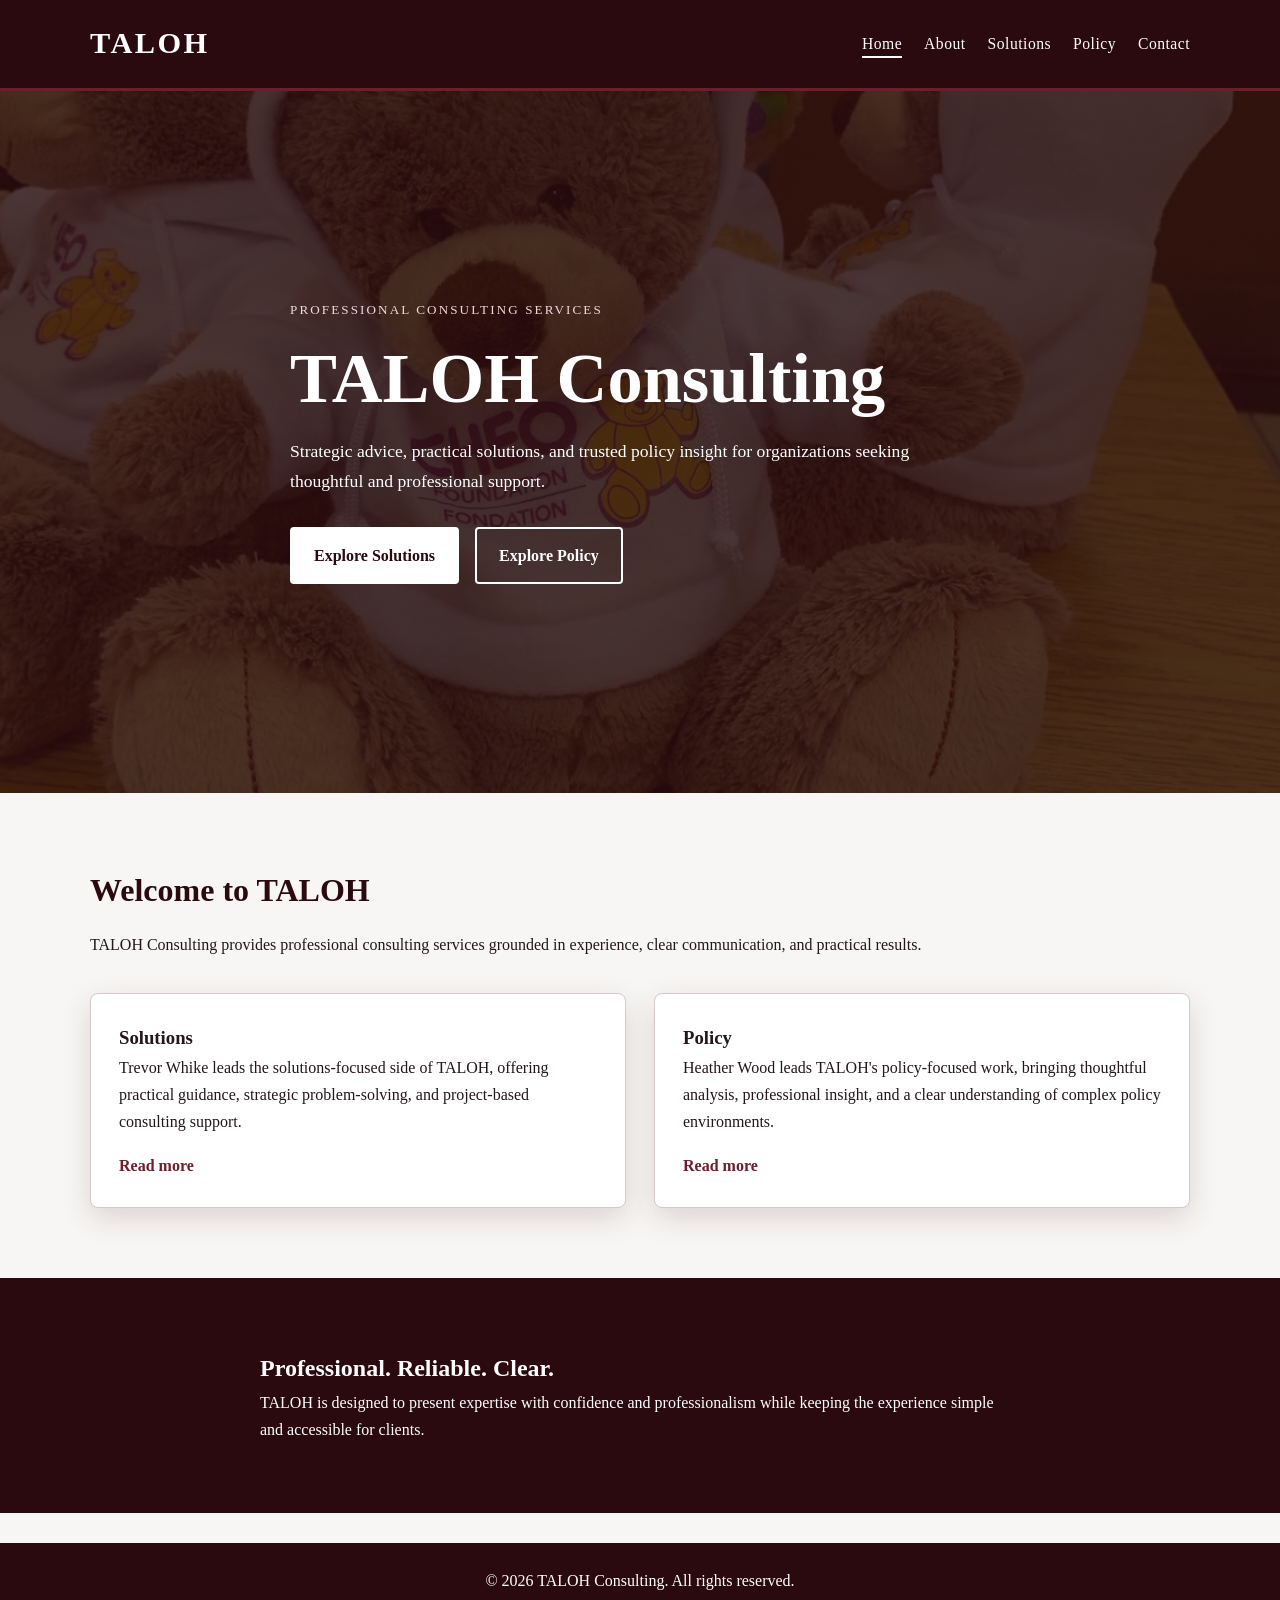
<file: index.html>
<!DOCTYPE html>
<html lang="en">
<head>
  <meta charset="UTF-8">
  <meta name="viewport" content="width=device-width, initial-scale=1.0">
  <title>TALOH Consulting</title>
  <link rel="stylesheet" href="style.css">
</head>
<body>
  <header class="site-header">
    <nav class="navbar">
      <div class="logo">TALOH</div>
      <ul class="nav-links">
        <li><a href="index.html" class="active">Home</a></li>
        <li><a href="about.html">About</a></li>
        <li><a href="solutions.html">Solutions</a></li>
        <li><a href="policy.html">Policy</a></li>
        <li><a href="contact.html">Contact</a></li>
      </ul>
    </nav>
  </header>

  <main>
    <section class="hero">
      <div class="hero-content">
        <p class="eyebrow">Professional Consulting Services</p>
        <h1>TALOH Consulting</h1>
        <p class="hero-text">
          Strategic advice, practical solutions, and trusted policy insight for organizations
          seeking thoughtful and professional support.
        </p>
        <div class="hero-buttons">
          <a href="solutions.html" class="btn">Explore Solutions</a>
          <a href="policy.html" class="btn btn-outline">Explore Policy</a>
        </div>
      </div>
    </section>

    <section class="intro section">
      <div class="section-heading">
        <h2>Welcome to TALOH</h2>
        <p>
          TALOH Consulting provides professional consulting services grounded in experience,
          clear communication, and practical results.
        </p>
      </div>

      <div class="card-grid">
        <article class="info-card">
          <h3>Solutions</h3>
          <p>
            Trevor Whike leads the solutions-focused side of TALOH, offering practical guidance,
            strategic problem-solving, and project-based consulting support.
          </p>
          <a href="solutions.html" class="text-link">Read more</a>
        </article>

        <article class="info-card">
          <h3>Policy</h3>
          <p>
            Heather Wood leads TALOH's policy-focused work, bringing thoughtful analysis,
            professional insight, and a clear understanding of complex policy environments.
          </p>
          <a href="policy.html" class="text-link">Read more</a>
        </article>
      </div>
    </section>

    <section class="highlight-band">
      <div class="section narrow">
        <h2>Professional. Reliable. Clear.</h2>
        <p>
          TALOH is designed to present expertise with confidence and professionalism while
          keeping the experience simple and accessible for clients.
        </p>
      </div>
    </section>
  </main>

  <footer class="site-footer">
    <p>&copy; 2026 TALOH Consulting. All rights reserved.</p>
  </footer>

  <script src="script.js"></script>
</body>
</html>
</file>
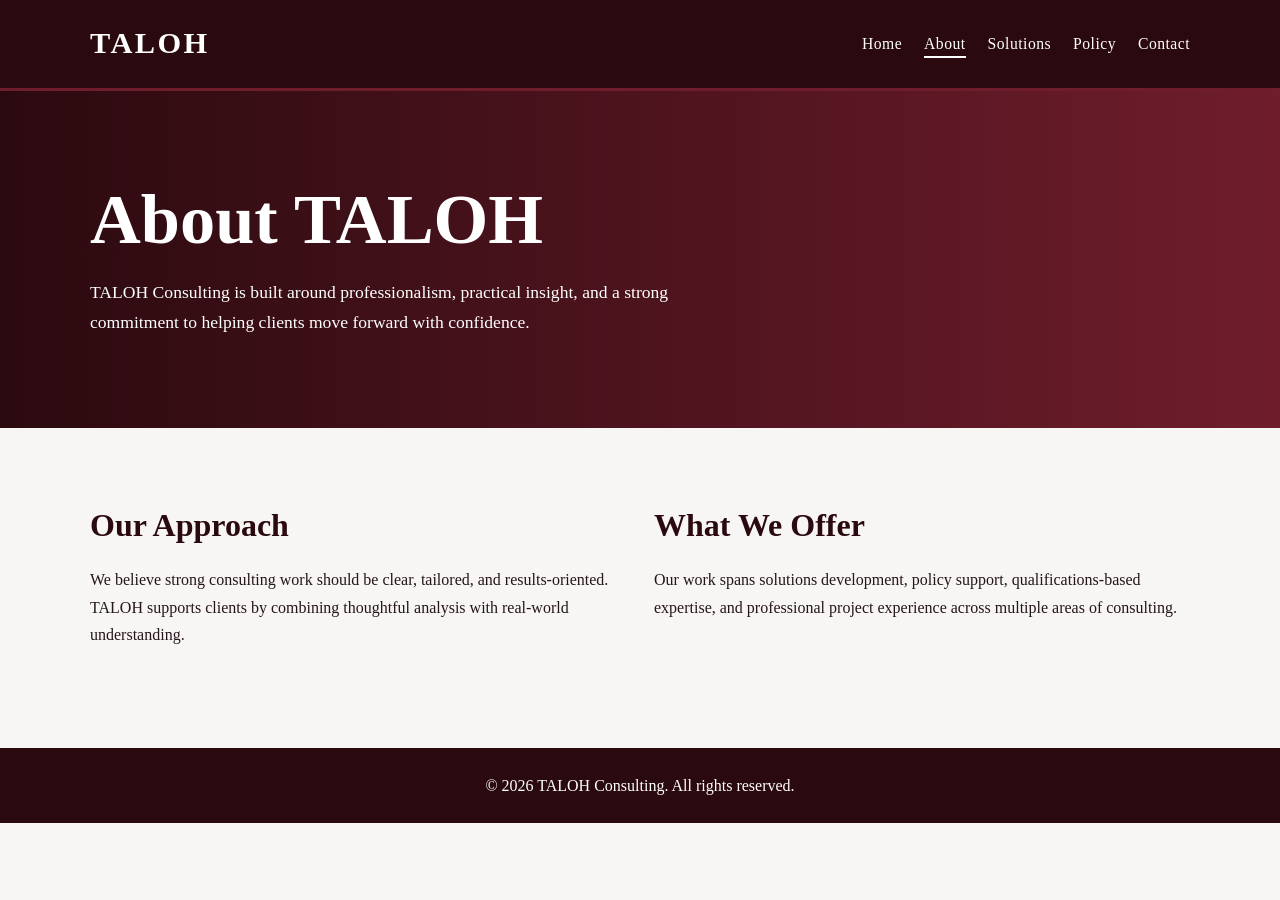
<file: about.html>
<!DOCTYPE html>
<html lang="en">
<head>
  <meta charset="UTF-8">
  <meta name="viewport" content="width=device-width, initial-scale=1.0">
  <title>About | TALOH Consulting</title>
  <link rel="stylesheet" href="style.css">
</head>
<body>
  <header class="site-header">
    <nav class="navbar">
      <div class="logo">TALOH</div>
      <ul class="nav-links">
        <li><a href="index.html">Home</a></li>
        <li><a href="about.html" class="active">About</a></li>
        <li><a href="solutions.html">Solutions</a></li>
        <li><a href="policy.html">Policy</a></li>
        <li><a href="contact.html">Contact</a></li>
      </ul>
    </nav>
  </header>

  <main>
    <section class="page-banner">
      <div class="section">
        <h1>About TALOH</h1>
        <p>
          TALOH Consulting is built around professionalism, practical insight, and a strong
          commitment to helping clients move forward with confidence.
        </p>
      </div>
    </section>

    <section class="section two-column">
      <div>
        <h2>Our Approach</h2>
        <p>
          We believe strong consulting work should be clear, tailored, and results-oriented.
          TALOH supports clients by combining thoughtful analysis with real-world understanding.
        </p>
      </div>

      <div>
        <h2>What We Offer</h2>
        <p>
          Our work spans solutions development, policy support, qualifications-based expertise,
          and professional project experience across multiple areas of consulting.
        </p>
      </div>
    </section>
  </main>

  <footer class="site-footer">
    <p>&copy; 2026 TALOH Consulting. All rights reserved.</p>
  </footer>

  <script src="script.js"></script>
</body>
</html>
</file>
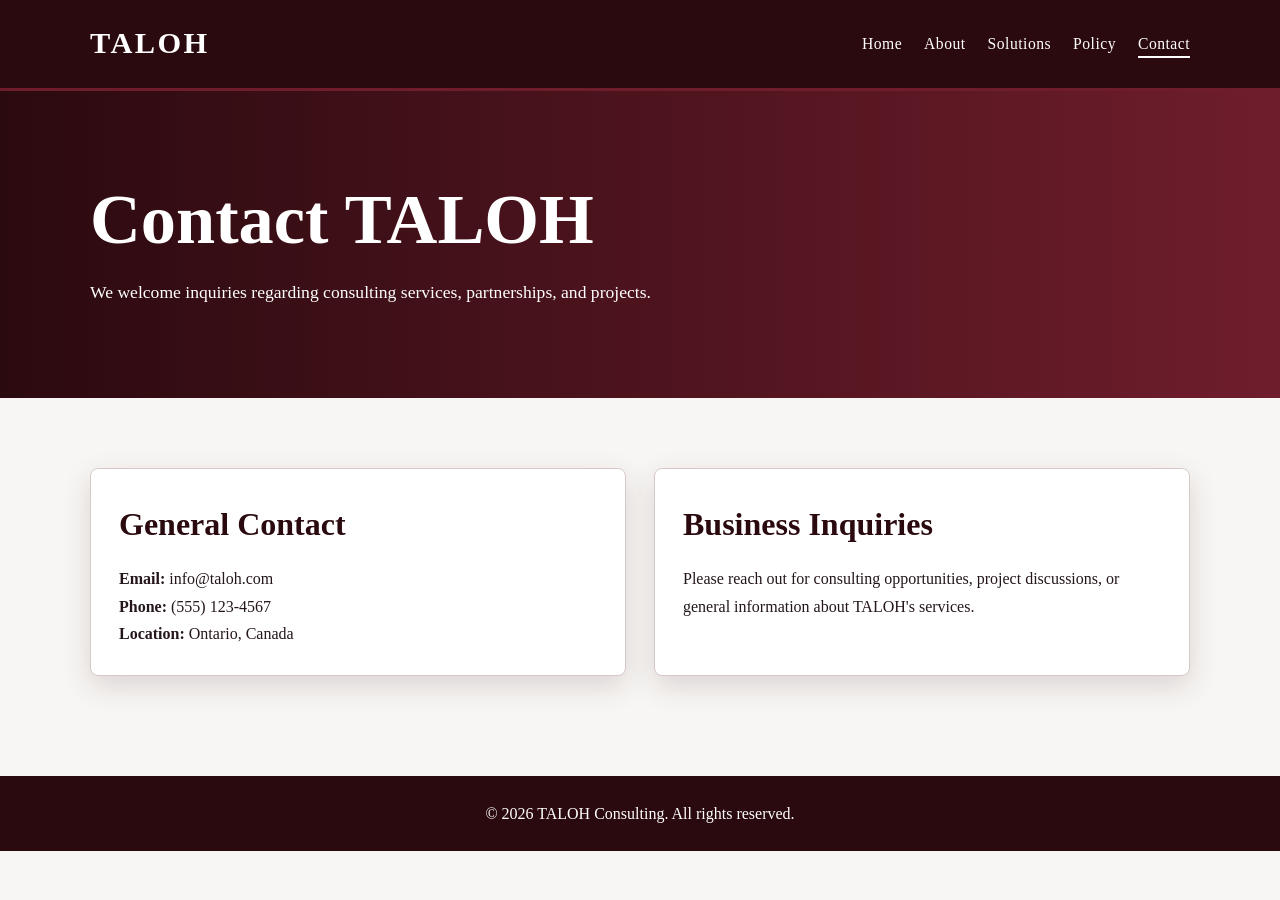
<file: contact.html>
<!DOCTYPE html>
<html lang="en">
<head>
  <meta charset="UTF-8">
  <meta name="viewport" content="width=device-width, initial-scale=1.0">
  <title>Contact | TALOH Consulting</title>
  <link rel="stylesheet" href="style.css">
</head>
<body>
  <header class="site-header">
    <nav class="navbar">
      <div class="logo">TALOH</div>
      <ul class="nav-links">
        <li><a href="index.html">Home</a></li>
        <li><a href="about.html">About</a></li>
        <li><a href="solutions.html">Solutions</a></li>
        <li><a href="policy.html">Policy</a></li>
        <li><a href="contact.html" class="active">Contact</a></li>
      </ul>
    </nav>
  </header>

  <main>
    <section class="page-banner">
      <div class="section">
        <h1>Contact TALOH</h1>
        <p>We welcome inquiries regarding consulting services, partnerships, and projects.</p>
      </div>
    </section>

    <section class="section two-column">
      <div class="contact-box">
        <h2>General Contact</h2>
        <p><strong>Email:</strong> info@taloh.com</p>
        <p><strong>Phone:</strong> (555) 123-4567</p>
        <p><strong>Location:</strong> Ontario, Canada</p>
      </div>

      <div class="contact-box">
        <h2>Business Inquiries</h2>
        <p>
          Please reach out for consulting opportunities, project discussions, or general
          information about TALOH's services.
        </p>
      </div>
    </section>
  </main>

  <footer class="site-footer">
    <p>&copy; 2026 TALOH Consulting. All rights reserved.</p>
  </footer>

  <script src="script.js"></script>
</body>
</html>
</file>
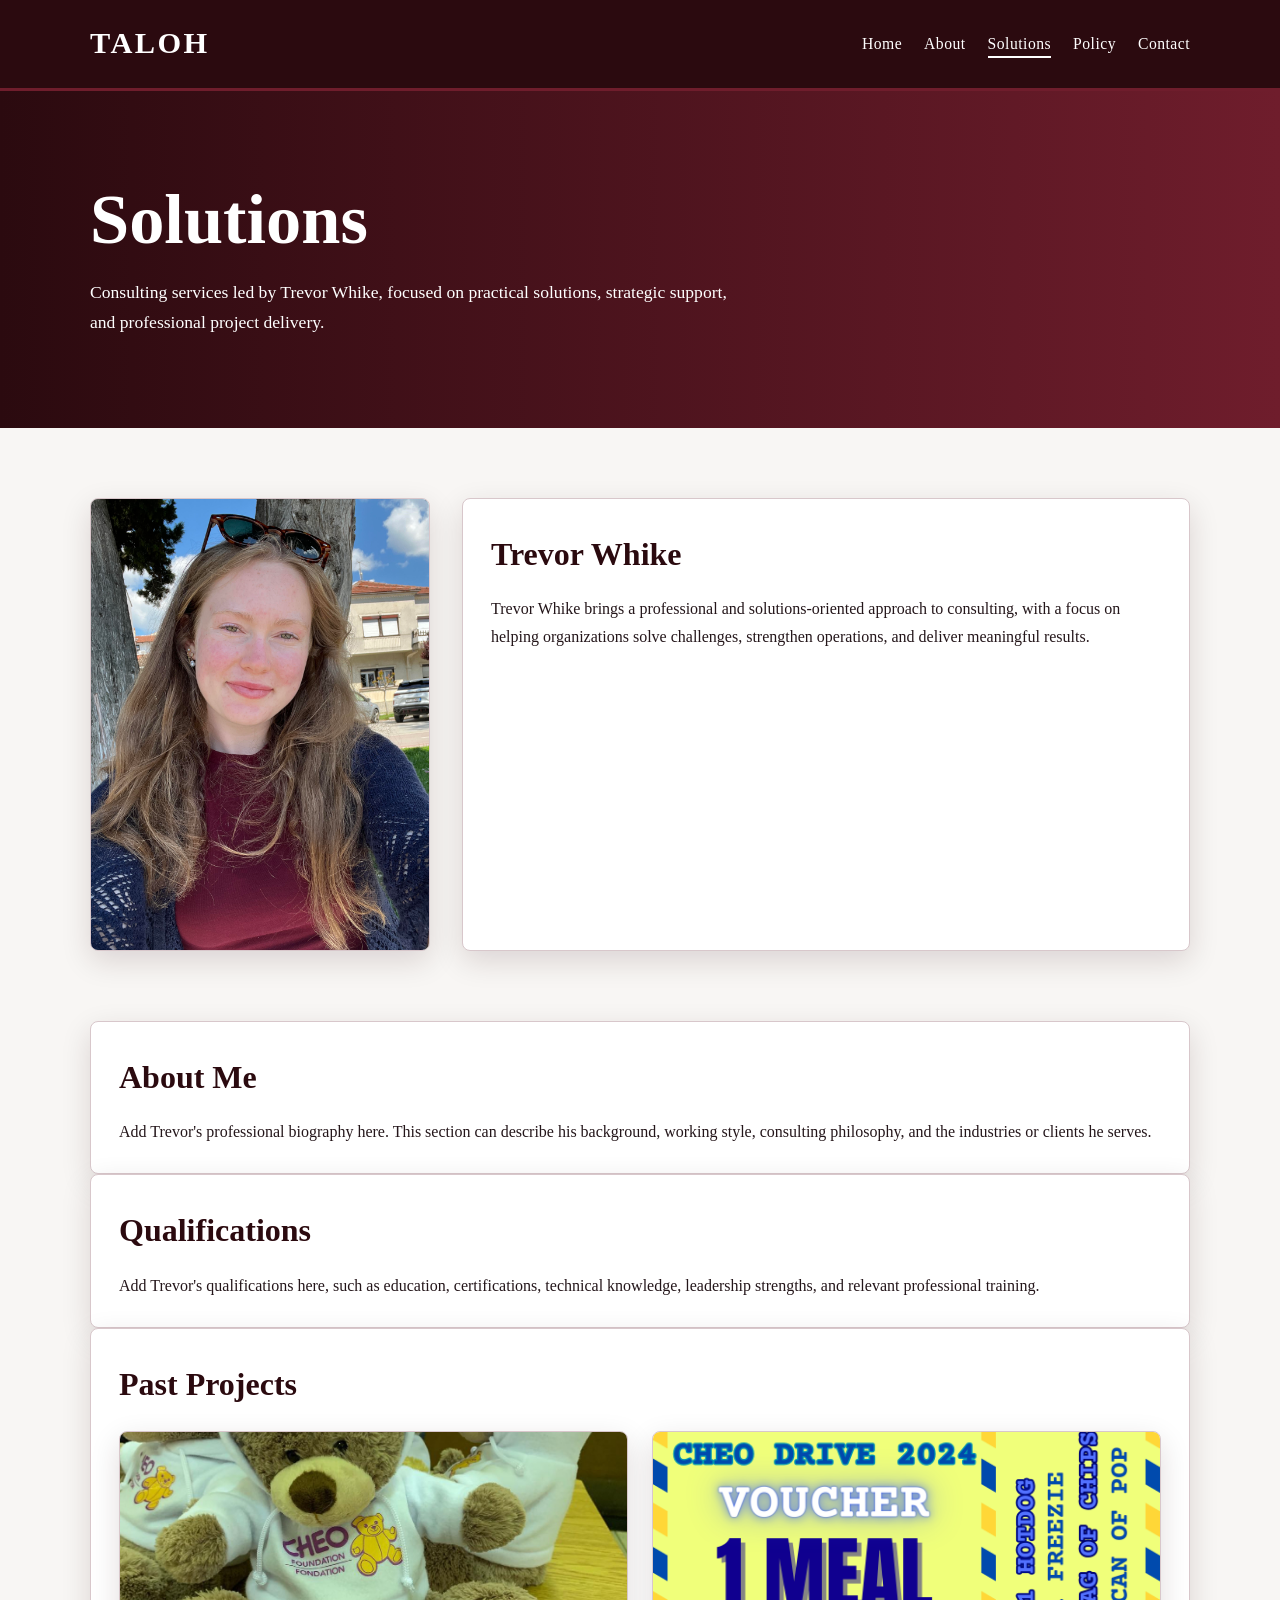
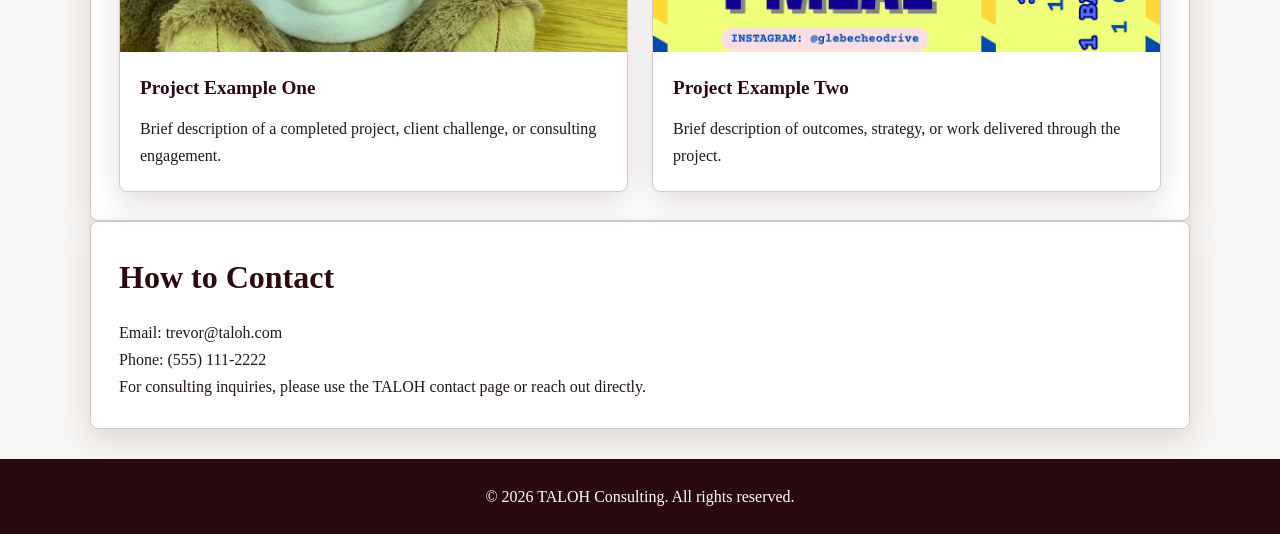
<file: dad.html>
<!DOCTYPE html>
<html lang="en">
<head>
  <meta charset="UTF-8">
  <meta name="viewport" content="width=device-width, initial-scale=1.0">
  <title>Solutions | TALOH Consulting</title>
  <link rel="stylesheet" href="style.css">
</head>
<body>
  <header class="site-header">
    <nav class="navbar">
      <div class="logo">TALOH</div>
      <ul class="nav-links">
        <li><a href="index.html">Home</a></li>
        <li><a href="about.html">About</a></li>
        <li><a href="solutions.html" class="active">Solutions</a></li>
        <li><a href="policy.html">Policy</a></li>
        <li><a href="contact.html">Contact</a></li>
      </ul>
    </nav>
  </header>

  <main>
    <section class="page-banner">
      <div class="section">
        <h1>Solutions</h1>
        <p>
          Consulting services led by Trevor Whike, focused on practical solutions,
          strategic support, and professional project delivery.
        </p>
      </div>
    </section>

    <section class="section profile-intro">
      <div class="profile-image-card">
        <img src="selfie.jpg" alt="Trevor Whike professional profile image">
      </div>

      <div class="profile-summary">
        <h2>Trevor Whike</h2>
        <p>
          Trevor Whike brings a professional and solutions-oriented approach to consulting,
          with a focus on helping organizations solve challenges, strengthen operations,
          and deliver meaningful results.
        </p>
      </div>
    </section>

    <section class="section content-block">
      <h2>About Me</h2>
      <p>
        Add Trevor's professional biography here. This section can describe his background,
        working style, consulting philosophy, and the industries or clients he serves.
      </p>
    </section>

    <section class="section content-block">
      <h2>Qualifications</h2>
      <p>
        Add Trevor's qualifications here, such as education, certifications, technical
        knowledge, leadership strengths, and relevant professional training.
      </p>
    </section>

    <section class="section content-block">
      <h2>Past Projects</h2>
      <div class="project-grid">
        <div class="project-card">
          <img src="project1.png" alt="Trevor Whike project example one">
          <h3>Project Example One</h3>
          <p>Brief description of a completed project, client challenge, or consulting engagement.</p>
        </div>

        <div class="project-card">
          <img src="project2.jpg" alt="Trevor Whike project example two">
          <h3>Project Example Two</h3>
          <p>Brief description of outcomes, strategy, or work delivered through the project.</p>
        </div>
      </div>
    </section>

    <section class="section content-block">
      <h2>How to Contact</h2>
      <p>Email: trevor@taloh.com</p>
      <p>Phone: (555) 111-2222</p>
      <p>For consulting inquiries, please use the TALOH contact page or reach out directly.</p>
    </section>
  </main>

  <footer class="site-footer">
    <p>&copy; 2026 TALOH Consulting. All rights reserved.</p>
  </footer>

  <script src="script.js"></script>
</body>
</html>
</file>
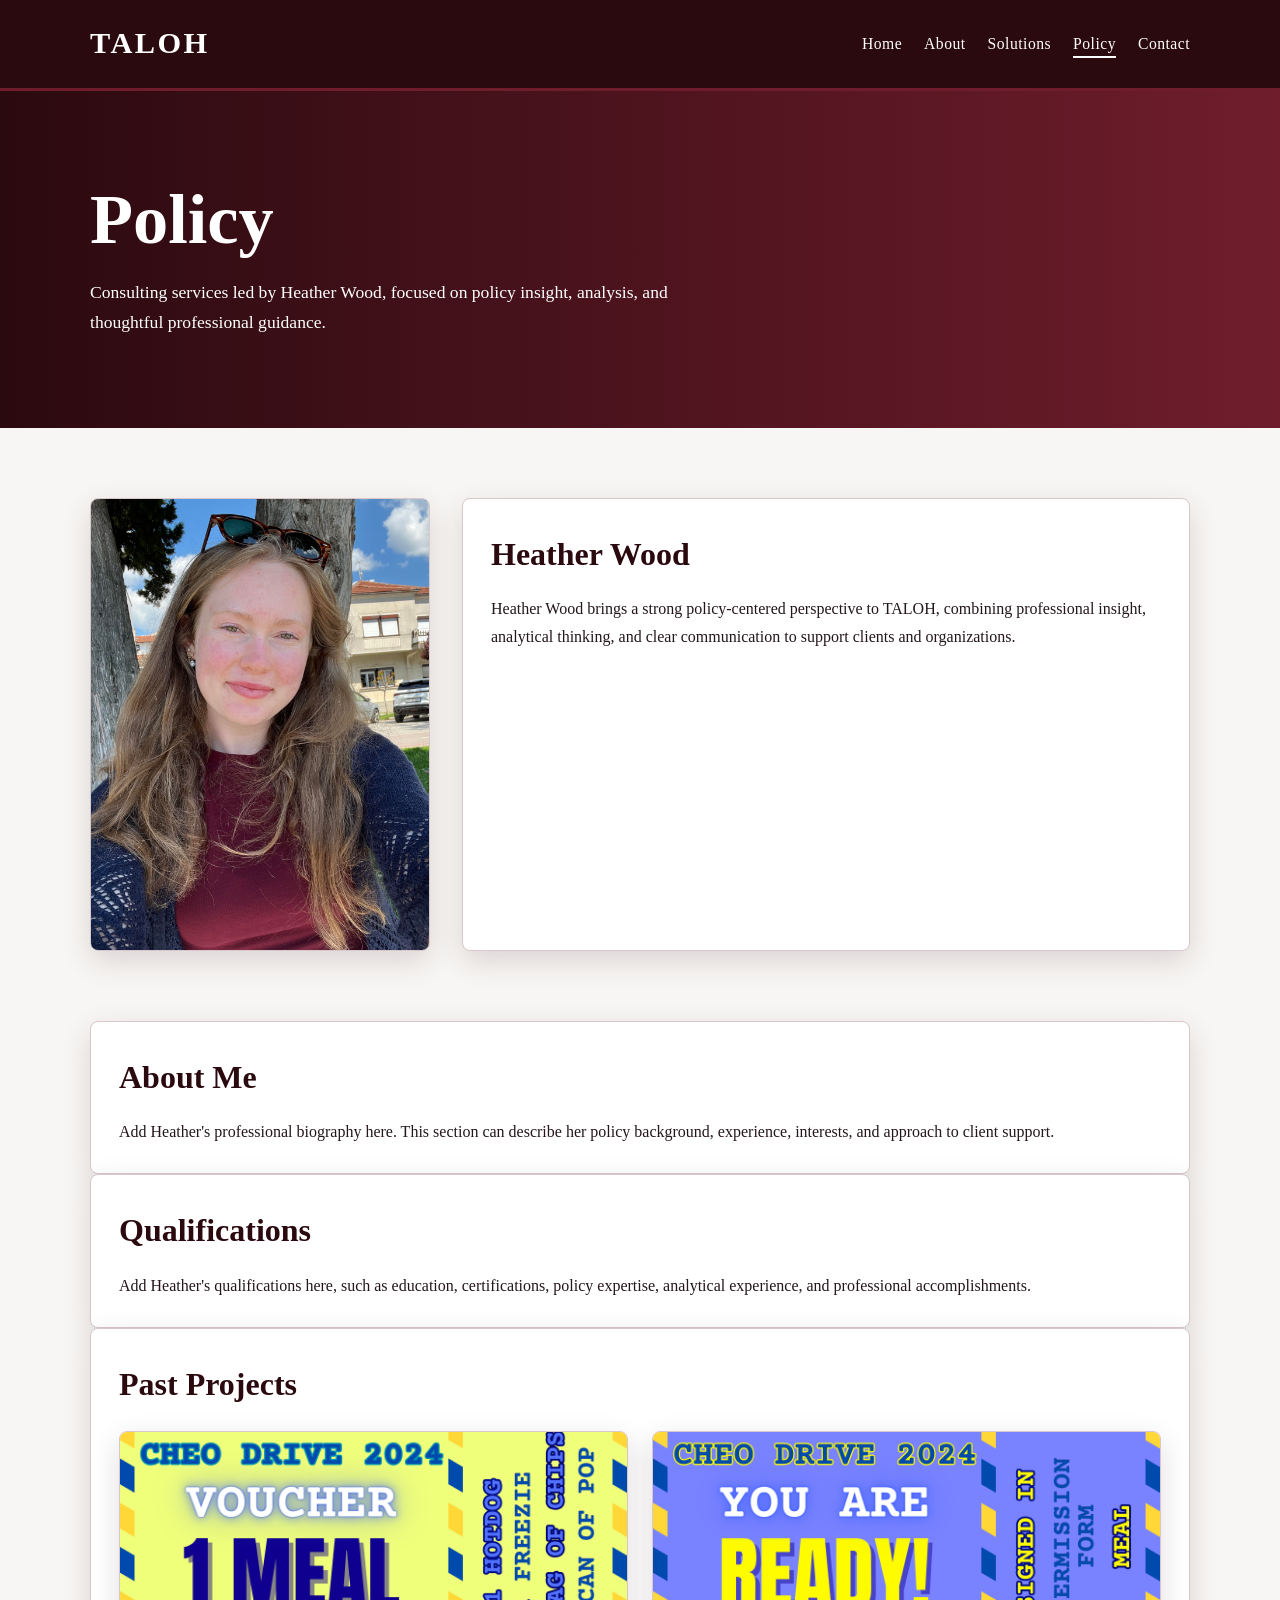
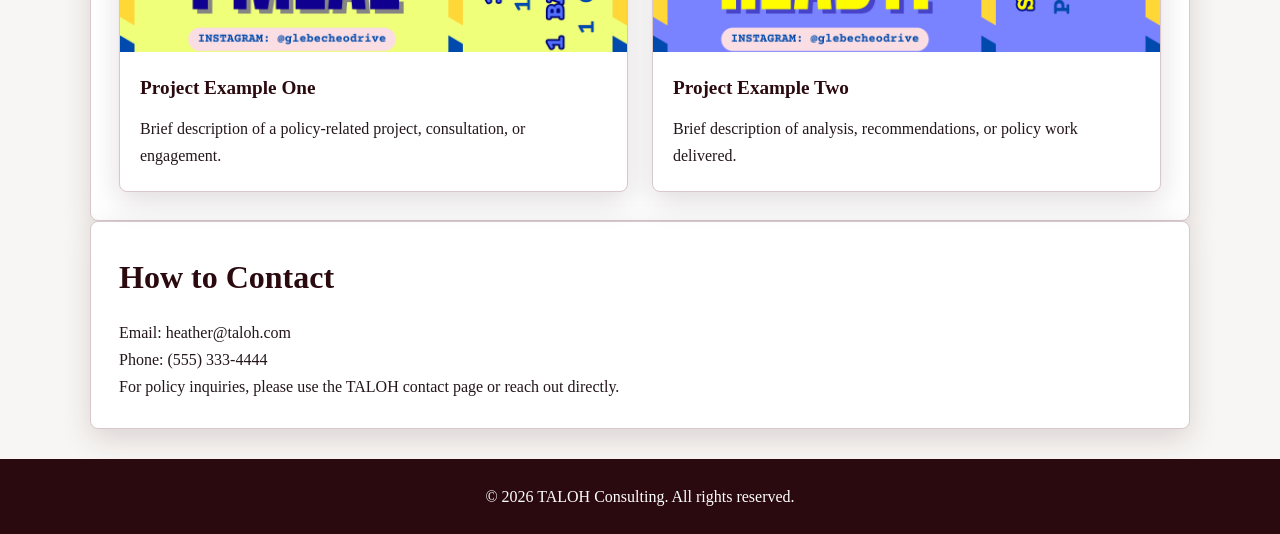
<file: mom.html>
<!DOCTYPE html>
<html lang="en">
<head>
  <meta charset="UTF-8">
  <meta name="viewport" content="width=device-width, initial-scale=1.0">
  <title>Policy | TALOH Consulting</title>
  <link rel="stylesheet" href="style.css">
</head>
<body>
  <header class="site-header">
    <nav class="navbar">
      <div class="logo">TALOH</div>
      <ul class="nav-links">
        <li><a href="index.html">Home</a></li>
        <li><a href="about.html">About</a></li>
        <li><a href="solutions.html">Solutions</a></li>
        <li><a href="policy.html" class="active">Policy</a></li>
        <li><a href="contact.html">Contact</a></li>
      </ul>
    </nav>
  </header>

  <main>
    <section class="page-banner">
      <div class="section">
        <h1>Policy</h1>
        <p>
          Consulting services led by Heather Wood, focused on policy insight,
          analysis, and thoughtful professional guidance.
        </p>
      </div>
    </section>

    <section class="section profile-intro">
      <div class="profile-image-card">
        <img src="selfie.jpg" alt="Heather Wood professional profile image">
      </div>

      <div class="profile-summary">
        <h2>Heather Wood</h2>
        <p>
          Heather Wood brings a strong policy-centered perspective to TALOH, combining
          professional insight, analytical thinking, and clear communication to support
          clients and organizations.
        </p>
      </div>
    </section>

    <section class="section content-block">
      <h2>About Me</h2>
      <p>
        Add Heather's professional biography here. This section can describe her policy
        background, experience, interests, and approach to client support.
      </p>
    </section>

    <section class="section content-block">
      <h2>Qualifications</h2>
      <p>
        Add Heather's qualifications here, such as education, certifications, policy
        expertise, analytical experience, and professional accomplishments.
      </p>
    </section>

    <section class="section content-block">
      <h2>Past Projects</h2>
      <div class="project-grid">
        <div class="project-card">
          <img src="project2.jpg" alt="Heather Wood project example one">
          <h3>Project Example One</h3>
          <p>Brief description of a policy-related project, consultation, or engagement.</p>
        </div>

        <div class="project-card">
          <img src="project3.jpg" alt="Heather Wood project example two">
          <h3>Project Example Two</h3>
          <p>Brief description of analysis, recommendations, or policy work delivered.</p>
        </div>
      </div>
    </section>

    <section class="section content-block">
      <h2>How to Contact</h2>
      <p>Email: heather@taloh.com</p>
      <p>Phone: (555) 333-4444</p>
      <p>For policy inquiries, please use the TALOH contact page or reach out directly.</p>
    </section>
  </main>

  <footer class="site-footer">
    <p>&copy; 2026 TALOH Consulting. All rights reserved.</p>
  </footer>

  <script src="script.js"></script>
</body>
</html>
</file>
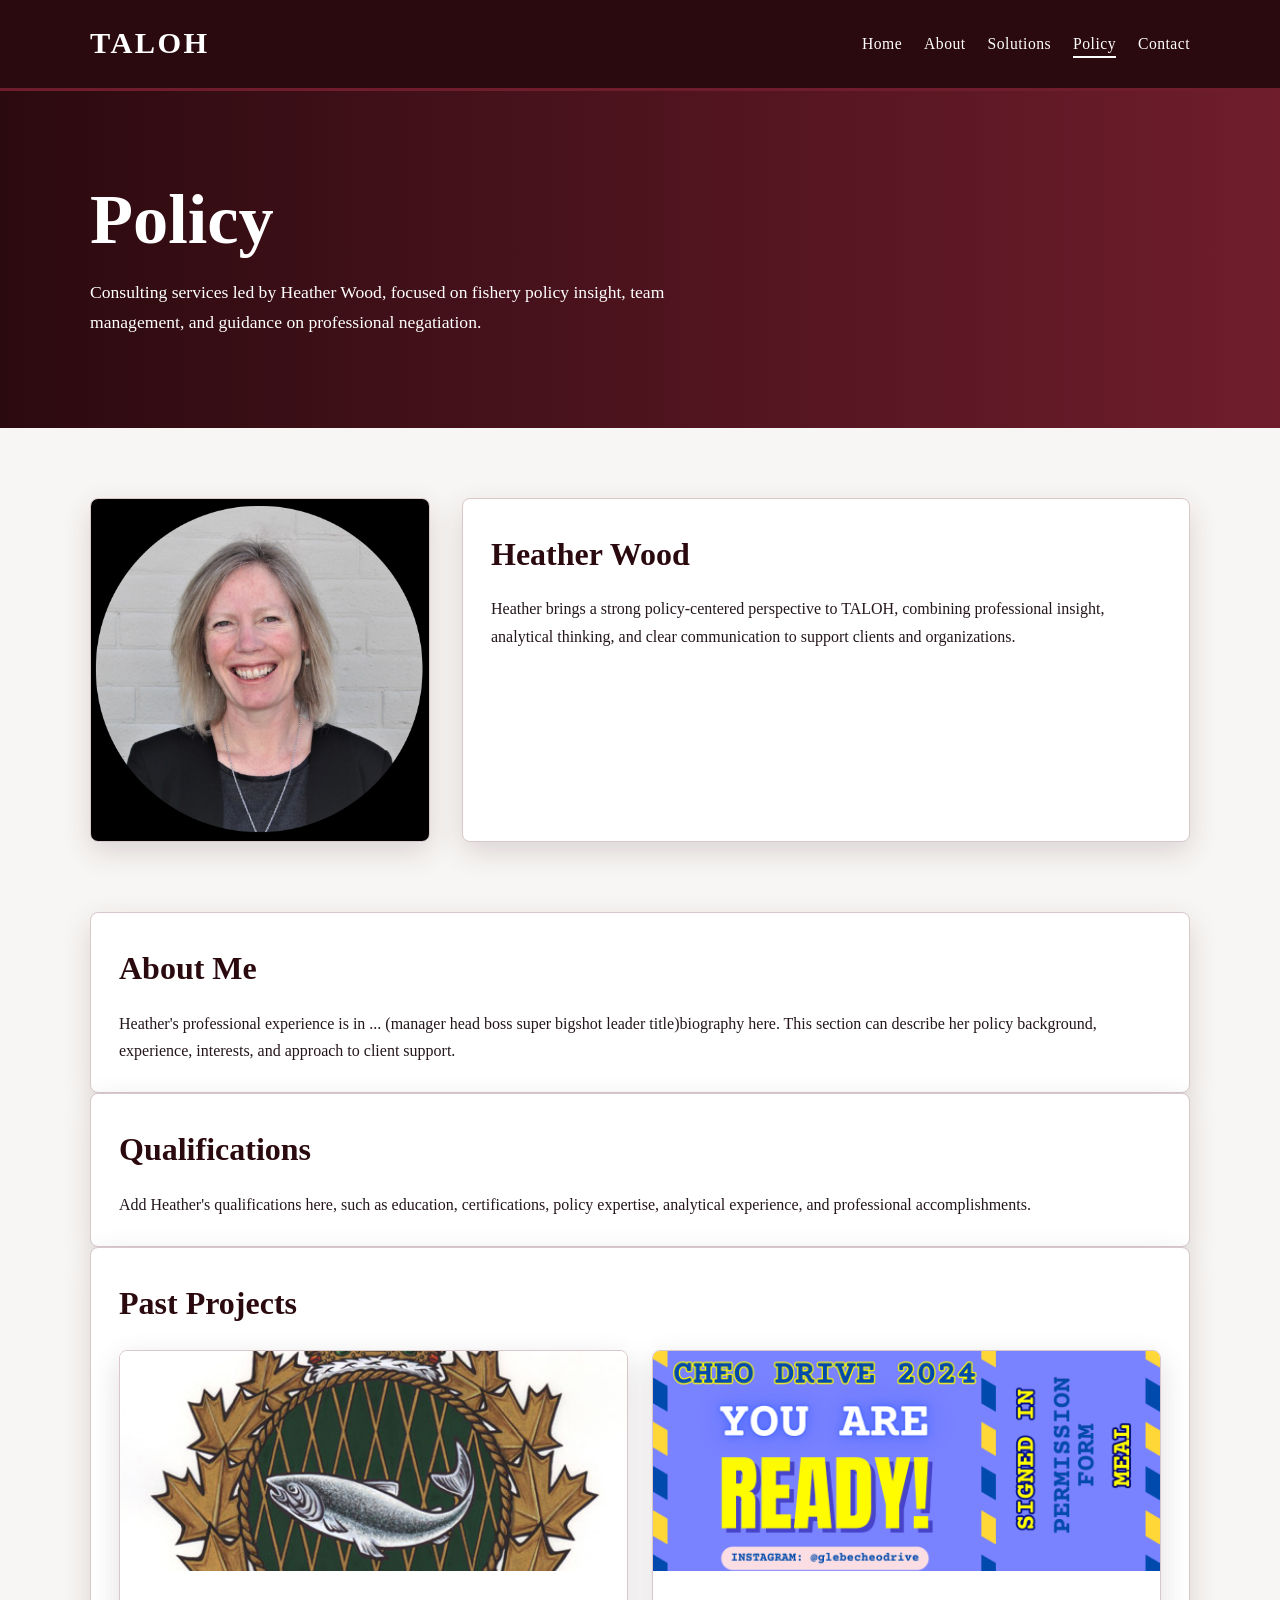
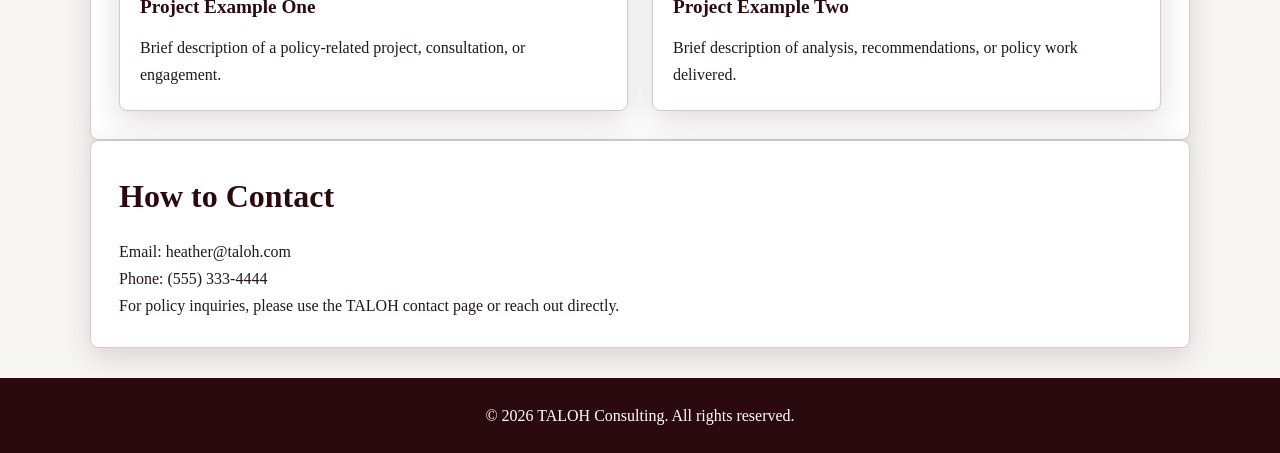
<file: policy.html>
<!DOCTYPE html>
<html lang="en">
<head>
  <meta charset="UTF-8">
  <meta name="viewport" content="width=device-width, initial-scale=1.0">
  <title>Policy | TALOH Consulting</title>
  <link rel="stylesheet" href="style.css">
</head>
<body>
  <header class="site-header">
    <nav class="navbar">
      <div class="logo">TALOH</div>
      <ul class="nav-links">
        <li><a href="index.html">Home</a></li>
        <li><a href="about.html">About</a></li>
        <li><a href="solutions.html">Solutions</a></li>
        <li><a href="policy.html" class="active">Policy</a></li>
        <li><a href="contact.html">Contact</a></li>
      </ul>
    </nav>
  </header>

  <main>
    <section class="page-banner">
      <div class="section">
        <h1>Policy</h1>
        <p>
          Consulting services led by Heather Wood, focused on fishery policy insight,
          team management, and guidance on professional negatiation.
        </p>
      </div>
    </section>

    <section class="section profile-intro">
      <div class="profile-image-card">
        <img src="IMG_5496.PNG" alt="Heather Wood professional profile image">
      </div>

      <div class="profile-summary">
        <h2>Heather Wood</h2>
        <p>
          Heather brings a strong policy-centered perspective to TALOH, combining
          professional insight, analytical thinking, and clear communication to support
          clients and organizations.
        </p>
      </div>
    </section>

    <section class="section content-block">
      <h2>About Me</h2>
      <p>
        Heather's professional experience is in ... (manager head boss super bigshot leader title)biography here. This section can describe her policy
        background, experience, interests, and approach to client support.
      </p>
    </section>

    <section class="section content-block">
      <h2>Qualifications</h2>
      <p>
        Add Heather's qualifications here, such as education, certifications, policy
        expertise, analytical experience, and professional accomplishments.
      </p>
    </section>

    <section class="section content-block">
      <h2>Past Projects</h2>
      <div class="project-grid">
        <div class="project-card">
          <img src="fisheries crest.jpg" alt="Heather Wood project example one">
          <h3>Project Example One</h3>
          <p>Brief description of a policy-related project, consultation, or engagement.</p>
        </div>

        <div class="project-card">
          <img src="project3.jpg" alt="Heather Wood project example two">
          <h3>Project Example Two</h3>
          <p>Brief description of analysis, recommendations, or policy work delivered.</p>
        </div>
      </div>
    </section>

    <section class="section content-block">
      <h2>How to Contact</h2>
      <p>Email: heather@taloh.com</p>
      <p>Phone: (555) 333-4444</p>
      <p>For policy inquiries, please use the TALOH contact page or reach out directly.</p>
    </section>
  </main>

  <footer class="site-footer">
    <p>&copy; 2026 TALOH Consulting. All rights reserved.</p>
  </footer>

  <script src="script.js"></script>
</body>
</html>
</file>
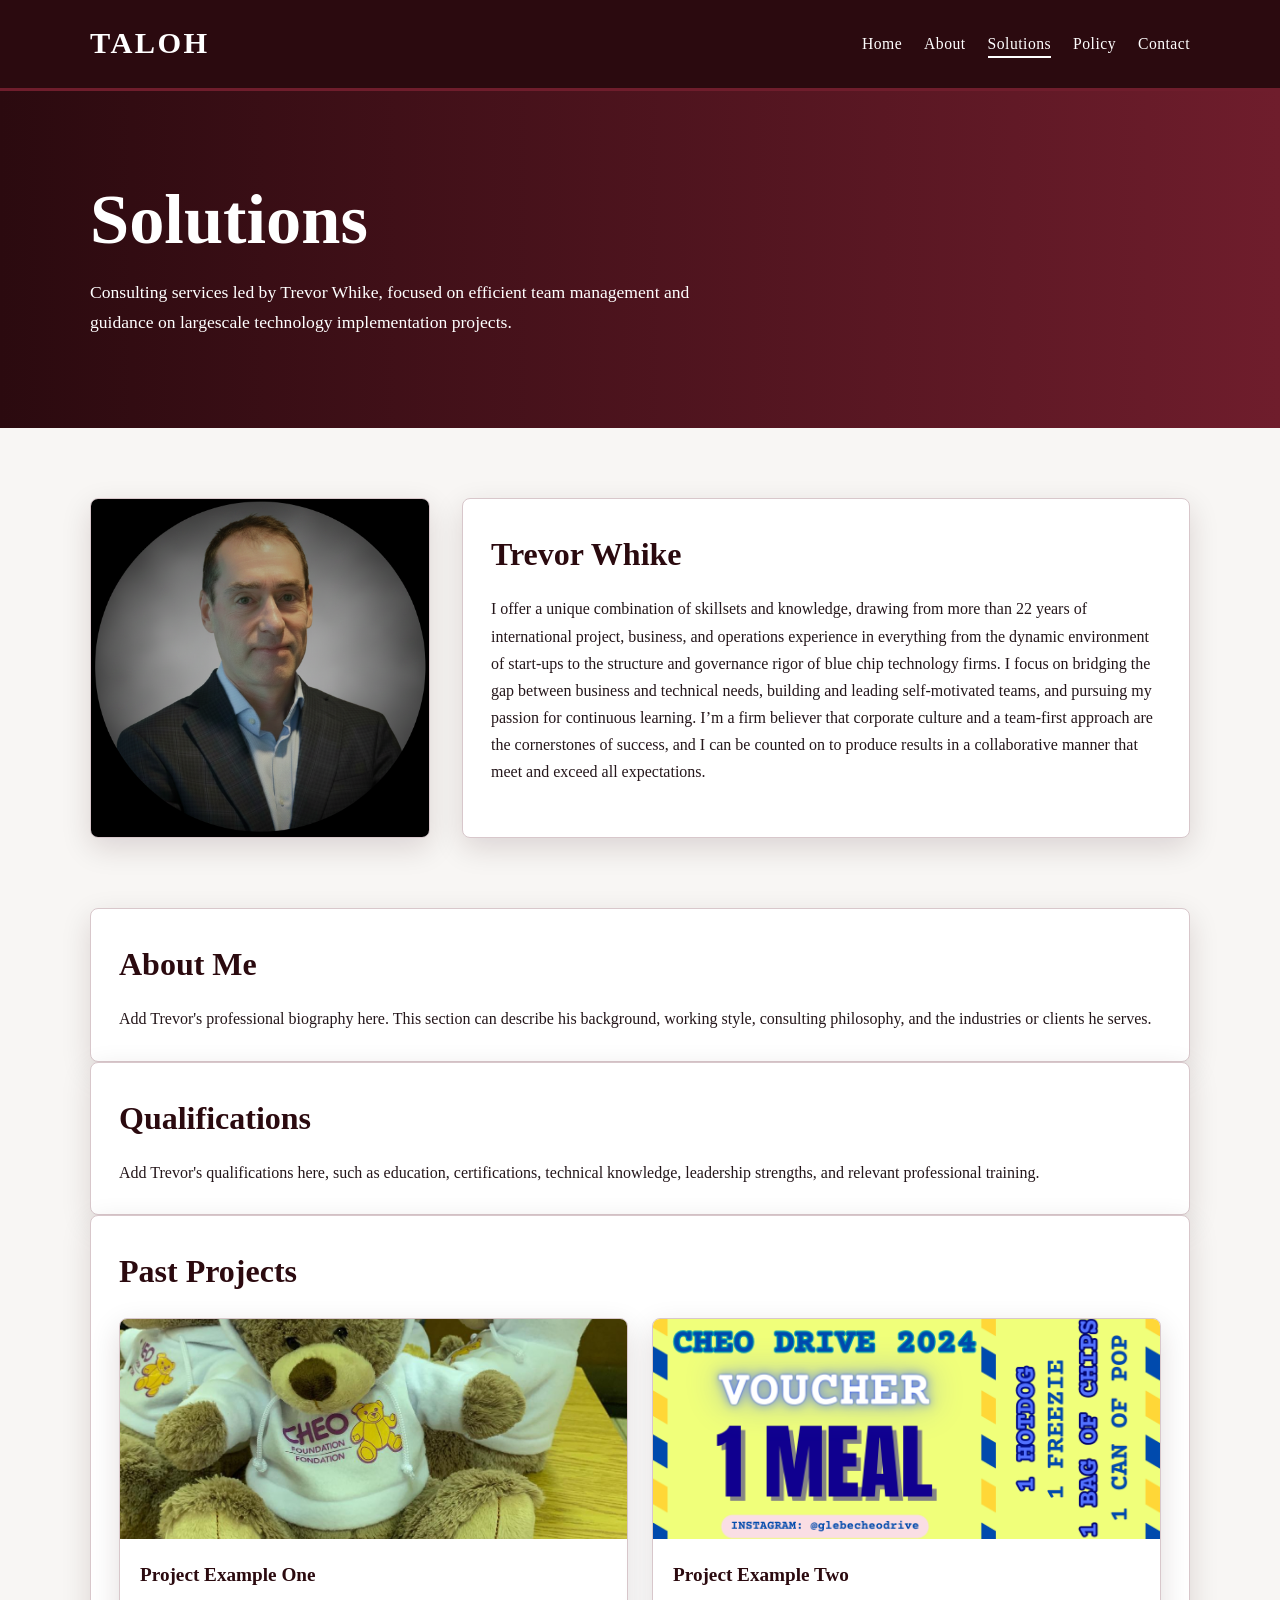
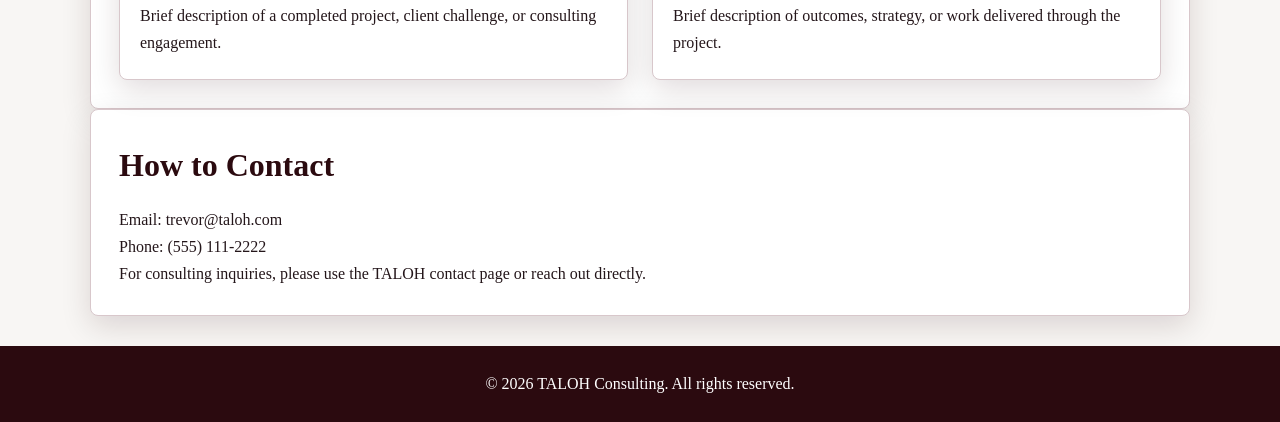
<file: solutions.html>
<!DOCTYPE html>
<html lang="en">
<head>
  <meta charset="UTF-8">
  <meta name="viewport" content="width=device-width, initial-scale=1.0">
  <title>Solutions | TALOH Consulting</title>
  <link rel="stylesheet" href="style.css">
</head>
<body>
  <header class="site-header">
    <nav class="navbar">
      <div class="logo">TALOH</div>
      <ul class="nav-links">
        <li><a href="index.html">Home</a></li>
        <li><a href="about.html">About</a></li>
        <li><a href="solutions.html" class="active">Solutions</a></li>
        <li><a href="policy.html">Policy</a></li>
        <li><a href="contact.html">Contact</a></li>
      </ul>
    </nav>
  </header>

  <main>
    <section class="page-banner">
      <div class="section">
        <h1>Solutions</h1>
        <p>
          Consulting services led by Trevor Whike, focused on efficient team management and guidance on largescale technology implementation projects.
      </div>
    </section>

    <section class="section profile-intro">
      <div class="profile-image-card">
        <img src="dad_pic.png" alt="Trevor Whike professional profile image">
      </div>

      <div class="profile-summary">
        <h2>Trevor Whike</h2>
        <p>
          I offer a unique combination of skillsets and knowledge, drawing from more than 22 years of international project, business, and operations experience in everything from the dynamic environment of start-ups to the structure and governance rigor of blue chip technology firms.  I focus on bridging the gap between business and technical needs, building and leading self-motivated teams, and pursuing my passion for continuous learning. I’m a firm believer that corporate culture and a team-first approach are the cornerstones of success, and I can be counted on to produce results in a collaborative manner that meet and exceed all expectations.
        </p>
      </div>
    </section>

    <section class="section content-block">
      <h2>About Me</h2>
      <p>
        Add Trevor's professional biography here. This section can describe his background,
        working style, consulting philosophy, and the industries or clients he serves.
      </p>
    </section>

    <section class="section content-block">
      <h2>Qualifications</h2>
      <p>
        Add Trevor's qualifications here, such as education, certifications, technical
        knowledge, leadership strengths, and relevant professional training.
      </p>
    </section>

    <section class="section content-block">
      <h2>Past Projects</h2>
      <div class="project-grid">
        <div class="project-card">
          <img src="project1.png" alt="Trevor Whike project example one">
          <h3>Project Example One</h3>
          <p>Brief description of a completed project, client challenge, or consulting engagement.</p>
        </div>

        <div class="project-card">
          <img src="project2.jpg" alt="Trevor Whike project example two">
          <h3>Project Example Two</h3>
          <p>Brief description of outcomes, strategy, or work delivered through the project.</p>
        </div>
      </div>
    </section>

    <section class="section content-block">
      <h2>How to Contact</h2>
      <p>Email: trevor@taloh.com</p>
      <p>Phone: (555) 111-2222</p>
      <p>For consulting inquiries, please use the TALOH contact page or reach out directly.</p>
    </section>
  </main>

  <footer class="site-footer">
    <p>&copy; 2026 TALOH Consulting. All rights reserved.</p>
  </footer>

  <script src="script.js"></script>
</body>
</html>
</file>
<file: style.css>
* {
  margin: 0;
  padding: 0;
  box-sizing: border-box;
}

:root {
  --deep-red: #2b0a0f;
  --dark-red: #3b0d14;
  --burgundy: #6f1d2c;
  --burgundy-light: #8b2d3b;
  --soft-white: #f8f6f4;
  --pure-white: #ffffff;
  --text-dark: #24161a;
  --border-soft: #d8c7cb;
  --shadow: 0 10px 30px rgba(43, 10, 15, 0.14);
}

body {
  font-family: Georgia, "Times New Roman", serif;
  line-height: 1.7;
  color: var(--text-dark);
  background-color: var(--soft-white);
}

img {
  max-width: 100%;
  display: block;
}

.site-header {
  background-color: var(--deep-red);
  border-bottom: 3px solid var(--burgundy);
  position: sticky;
  top: 0;
  z-index: 1000;
}

.navbar {
  width: min(1100px, 92%);
  margin: 0 auto;
  padding: 18px 0;
  display: flex;
  justify-content: space-between;
  align-items: center;
  gap: 20px;
}

.logo {
  color: var(--pure-white);
  font-size: 1.9rem;
  font-weight: bold;
  letter-spacing: 0.08em;
}

.nav-links {
  list-style: none;
  display: flex;
  gap: 22px;
  flex-wrap: wrap;
}

.nav-links a {
  color: var(--pure-white);
  text-decoration: none;
  font-size: 0.98rem;
  letter-spacing: 0.03em;
  padding-bottom: 4px;
  border-bottom: 2px solid transparent;
  transition: 0.25s ease;
}

.nav-links a:hover,
.nav-links a.active {
  border-bottom-color: var(--pure-white);
}

.hero {
  background: linear-gradient(rgba(43, 10, 15, 0.82), rgba(43, 10, 15, 0.82)),
              url("project1.png") center/cover no-repeat;
  color: var(--pure-white);
  min-height: 78vh;
  display: flex;
  align-items: center;
}

.hero-content {
  width: min(1100px, 92%);
  margin: 0 auto;
  max-width: 700px;
}

.eyebrow {
  text-transform: uppercase;
  letter-spacing: 0.16em;
  font-size: 0.82rem;
  margin-bottom: 18px;
  color: #f0d9de;
}

.hero h1,
.page-banner h1 {
  font-size: clamp(2.6rem, 6vw, 4.4rem);
  line-height: 1.1;
  margin-bottom: 20px;
}

.hero-text,
.page-banner p {
  font-size: 1.1rem;
  max-width: 650px;
}

.hero-buttons {
  margin-top: 30px;
  display: flex;
  gap: 16px;
  flex-wrap: wrap;
}

.btn {
  display: inline-block;
  background-color: var(--pure-white);
  color: var(--deep-red);
  text-decoration: none;
  padding: 13px 22px;
  border-radius: 4px;
  font-weight: bold;
  transition: 0.25s ease;
  border: 2px solid var(--pure-white);
}

.btn:hover {
  background-color: transparent;
  color: var(--pure-white);
}

.btn-outline {
  background-color: transparent;
  color: var(--pure-white);
}

.btn-outline:hover {
  background-color: var(--pure-white);
  color: var(--deep-red);
}

.section {
  width: min(1100px, 92%);
  margin: 0 auto;
  padding: 70px 0;
}

.narrow {
  max-width: 760px;
}

.section-heading {
  margin-bottom: 35px;
}

.section-heading h2,
.content-block h2,
.two-column h2,
.profile-summary h2 {
  color: var(--deep-red);
  margin-bottom: 14px;
  font-size: 2rem;
}

.card-grid {
  display: grid;
  grid-template-columns: repeat(2, 1fr);
  gap: 28px;
}

.info-card,
.contact-box,
.content-block,
.project-card,
.profile-image-card,
.profile-summary {
  background-color: var(--pure-white);
  border: 1px solid var(--border-soft);
  box-shadow: var(--shadow);
  border-radius: 8px;
}

.info-card,
.contact-box,
.content-block,
.profile-summary {
  padding: 28px;
}

.text-link {
  display: inline-block;
  margin-top: 16px;
  color: var(--burgundy);
  text-decoration: none;
  font-weight: bold;
}

.text-link:hover {
  text-decoration: underline;
}

.highlight-band {
  background-color: var(--deep-red);
  color: var(--pure-white);
}

.page-banner {
  background: linear-gradient(to right, var(--deep-red), var(--burgundy));
  color: var(--pure-white);
  padding: 20px 0;
}

.two-column {
  display: grid;
  grid-template-columns: 1fr 1fr;
  gap: 28px;
}

.profile-intro {
  display: grid;
  grid-template-columns: 340px 1fr;
  gap: 32px;
  align-items: stretch;
}

.profile-image-card {
  overflow: hidden;
  min-height: 100%;
}

.profile-image-card img {
  width: 100%;
  height: 100%;
  object-fit: cover;
}

.project-grid {
  margin-top: 20px;
  display: grid;
  grid-template-columns: repeat(2, 1fr);
  gap: 24px;
}

.project-card {
  overflow: hidden;
}

.project-card img {
  width: 100%;
  height: 220px;
  object-fit: cover;
}

.project-card h3 {
  color: var(--deep-red);
  padding: 20px 20px 10px;
  font-size: 1.2rem;
}

.project-card p {
  padding: 0 20px 22px;
}

.site-footer {
  background-color: var(--deep-red);
  color: var(--pure-white);
  text-align: center;
  padding: 24px 15px;
  margin-top: 30px;
}

@media (max-width: 900px) {
  .card-grid,
  .two-column,
  .profile-intro,
  .project-grid {
    grid-template-columns: 1fr;
  }

  .navbar {
    flex-direction: column;
    align-items: flex-start;
  }

  .nav-links {
    gap: 14px;
  }
}

@media (max-width: 600px) {
  .hero {
    min-height: 65vh;
  }

  .section {
    padding: 50px 0;
  }

  .info-card,
  .contact-box,
  .content-block,
  .profile-summary {
    padding: 22px;
  }
}
</file>
